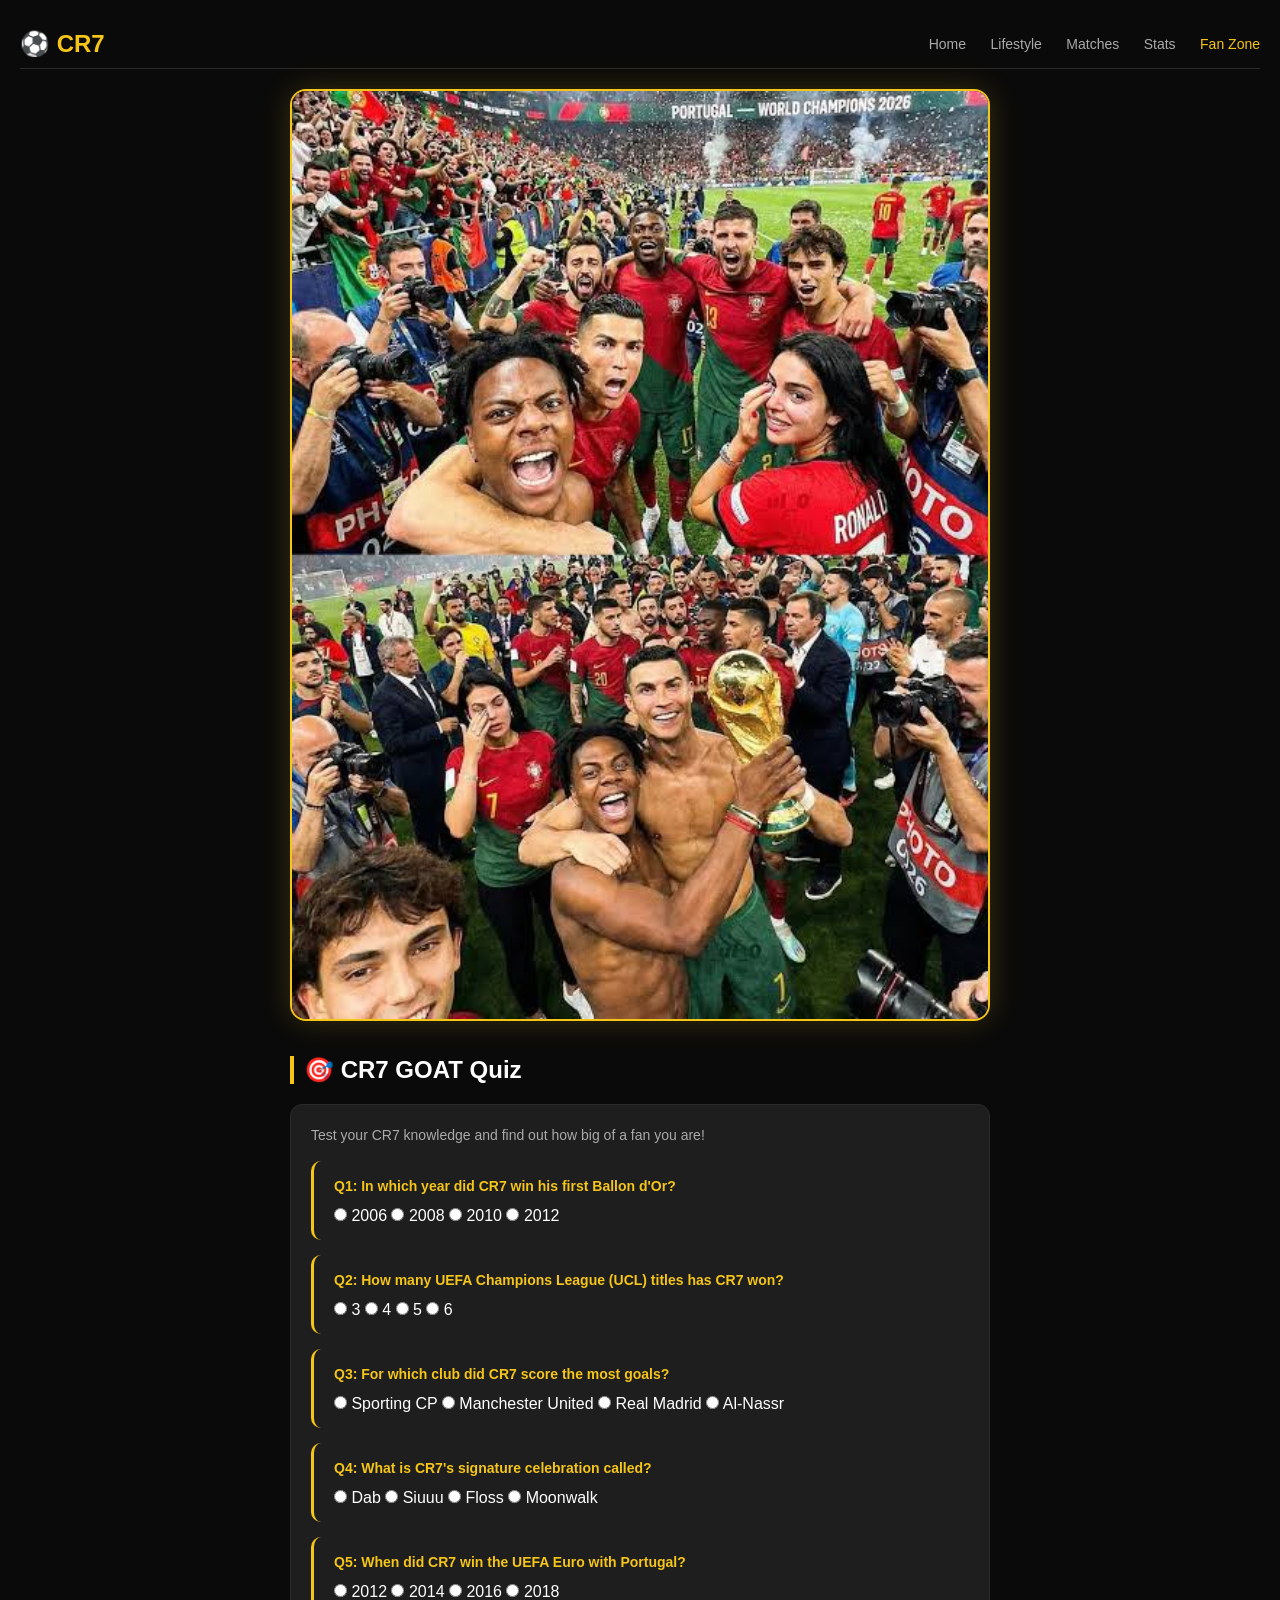
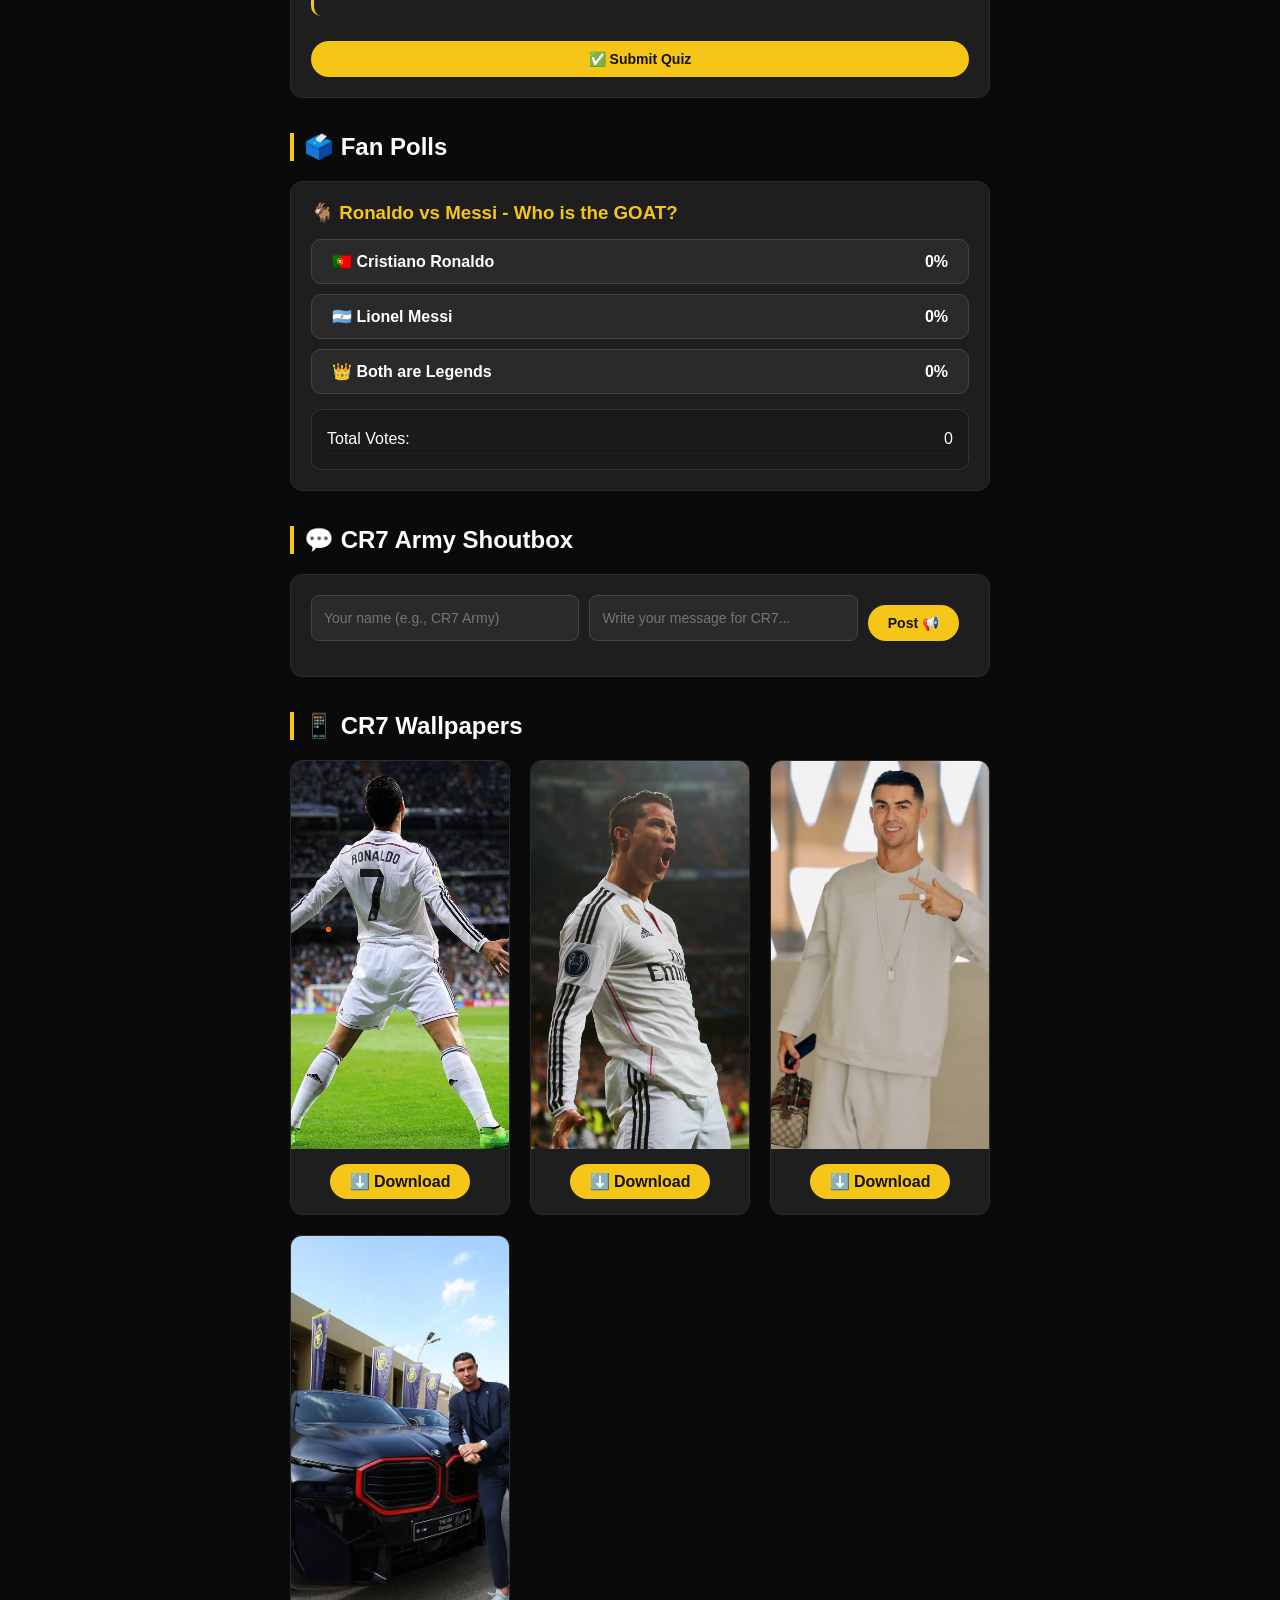
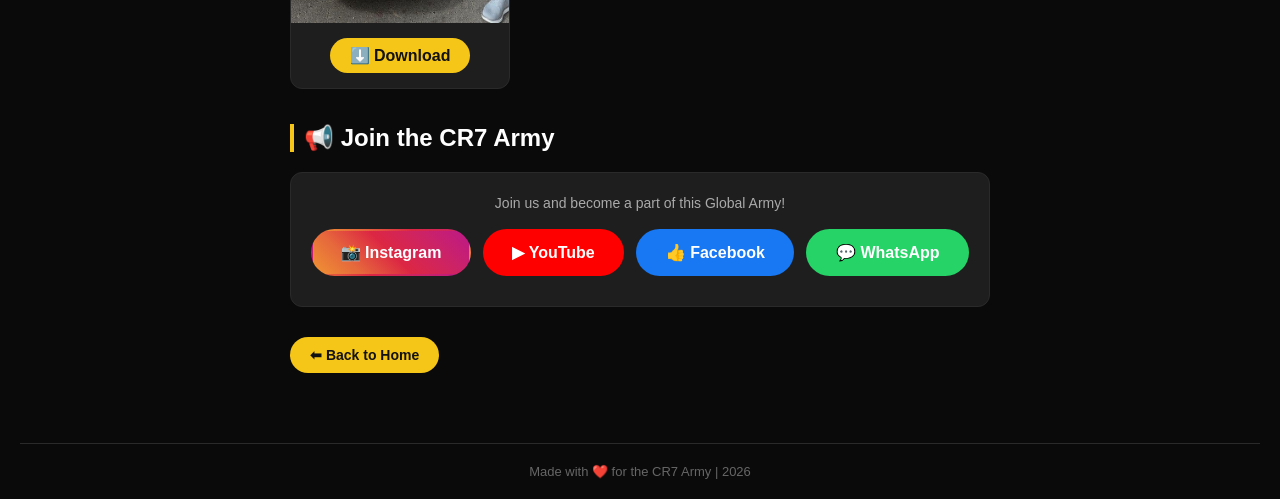
<file: fanzone.html>
<!DOCTYPE html>
<html lang="en">
<head>
  <meta charset="UTF-8" />
  <meta name="viewport" content="width=device-width, initial-scale=1.0" />
  <title>Fan Zone - CR7 Universe</title>
  <link rel="stylesheet" href="style.css" />
  <style>
    /* ---------- GLOBAL PAGE STYLING ---------- */
    .fan-hero-img {
      width: 100%;
      height: auto;
      border-radius: 16px;
      border: 2px solid #f5c518;
      margin-bottom: 25px;
      box-shadow: 0 0 30px rgba(245, 197, 24, 0.2);
      display: block;
      background: #111;
    }

    .section-title {
      margin: 35px 0 20px 0;
      border-left: 4px solid #f5c518;
      padding-left: 10px;
    }

    .back-home-btn {
      text-decoration: none;
      display: inline-block;
      margin: 30px 0 20px 0;
    }

    /* ---------- 1. QUIZ STYLING ---------- */
    .quiz-question {
      background: #1e1e1e;
      padding: 15px 20px;
      border-radius: 10px;
      margin-bottom: 15px;
      border-left: 3px solid #f5c518;
    }
    .quiz-question p {
      font-weight: bold;
      color: #f5c518;
      margin-bottom: 10px;
    }
    .quiz-options label {
      display: block;
      background: #2a2a2a;
      padding: 8px 15px;
      border-radius: 8px;
      margin-bottom: 6px;
      cursor: pointer;
      transition: 0.2s;
      color: #ccc;
    }
    .quiz-options label:hover {
      background: #333;
      border-color: #f5c518;
    }
    .quiz-options input[type="radio"] {
      margin-right: 10px;
      accent-color: #f5c518;
    }
    .quiz-result {
      background: #1e1e1e;
      padding: 15px;
      border-radius: 10px;
      text-align: center;
      font-size: 18px;
      font-weight: bold;
      border: 2px solid #f5c518;
      margin-top: 15px;
      display: none;
    }
    .quiz-result .score-high { color: #4caf50; }
    .quiz-result .score-low { color: #ff5722; }

    /* ---------- 2. POLL STYLING ---------- */
    .poll-options {
      display: flex;
      flex-direction: column;
      gap: 10px;
      margin: 15px 0;
    }
    .poll-btn {
      background: #2a2a2a;
      border: 1px solid #444;
      color: #fff;
      padding: 12px 20px;
      border-radius: 10px;
      cursor: pointer;
      font-size: 16px;
      font-weight: bold;
      transition: 0.3s;
      display: flex;
      justify-content: space-between;
      align-items: center;
    }
    .poll-btn:hover {
      border-color: #f5c518;
      background: #333;
      transform: scale(1.02);
    }
    .poll-result-stats {
      margin-top: 15px;
      padding: 15px;
      background: #1a1a1a;
      border-radius: 10px;
      border: 1px solid #333;
    }
    .poll-stat-item {
      display: flex;
      justify-content: space-between;
      padding: 5px 0;
      border-bottom: 1px solid #222;
    }

    /* ---------- 3. BIG SHOUTBOX ---------- */
    .big-shoutbox .shoutbox-form {
      display: flex;
      gap: 10px;
      flex-wrap: wrap;
    }
    .big-shoutbox .shoutbox-form input {
      flex: 1;
      background: #2a2a2a;
      border: 1px solid #444;
      color: #fff;
      padding: 12px;
      border-radius: 8px;
      font-size: 14px;
      min-width: 140px;
    }
    .big-shoutbox .shoutbox-form input:focus {
      border-color: #f5c518;
      outline: none;
    }
    .big-shoutbox .shoutbox-messages {
      max-height: 350px;
      overflow-y: auto;
      margin-top: 15px;
    }
    .big-shoutbox .shout-msg {
      background: #1a1a1a;
      padding: 15px;
      border-radius: 10px;
      margin-bottom: 10px;
      border-left: 4px solid #f5c518;
    }
    .big-shoutbox .shout-msg strong {
      color: #f5c518;
      font-size: 16px;
    }
    .big-shoutbox .shout-msg span {
      color: #666;
      font-size: 12px;
      margin-left: 10px;
    }
    .big-shoutbox .shout-msg p {
      margin: 5px 0 0 0;
      color: #ddd;
      font-size: 15px;
    }

    /* ---------- 4. WALLPAPERS ---------- */
    .wallpaper-grid {
      display: grid;
      grid-template-columns: repeat(auto-fit, minmax(200px, 1fr));
      gap: 20px;
      margin: 20px 0;
    }
    .wallpaper-card {
      background: #1e1e1e;
      border-radius: 12px;
      overflow: hidden;
      border: 1px solid #2a2a2a;
      transition: 0.3s;
    }
    .wallpaper-card:hover {
      border-color: #f5c518;
      transform: translateY(-5px);
    }
    .wallpaper-card img {
      width: 100%;
      height: auto;
      aspect-ratio: 9/16;
      object-fit: cover;
      display: block;
      background: #111;
    }
    .wallpaper-card .card-body {
      padding: 15px;
      text-align: center;
    }
    .wallpaper-card .download-btn {
      background: #f5c518;
      color: #121212;
      border: none;
      padding: 8px 20px;
      border-radius: 20px;
      font-weight: bold;
      cursor: pointer;
      text-decoration: none;
      display: inline-block;
      transition: 0.3s;
    }
    .wallpaper-card .download-btn:hover {
      background: #ffd700;
      transform: scale(1.05);
    }

    /* ---------- 5. SOCIAL ARMY (UPDATED WITH YOUR LINKS) ---------- */
    .army-buttons {
      display: flex;
      flex-wrap: wrap;
      gap: 12px;
      margin: 15px 0 10px 0;
      justify-content: center;
    }
    .army-btn {
      padding: 12px 25px;
      border-radius: 30px;
      text-decoration: none;
      font-weight: bold;
      color: #fff;
      display: inline-flex;
      align-items: center;
      gap: 8px;
      transition: 0.3s;
      border: 2px solid transparent;
      flex: 1 1 auto;
      justify-content: center;
      min-width: 140px;
    }
    .army-btn.ig {
      background: linear-gradient(45deg, #f09433, #e6683c, #dc2743, #cc2366, #bc1888);
    }
    .army-btn.yt {
      background: #ff0000;
    }
    .army-btn.wa {
      background: #25d366;
    }
    .army-btn.fb {
      background: #1877f2;
    }
    .army-btn:hover {
      transform: scale(1.05);
      box-shadow: 0 0 20px rgba(245, 197, 24, 0.3);
      border-color: #f5c518;
    }

    @media (max-width: 600px) {
      .wallpaper-grid {
        grid-template-columns: repeat(2, 1fr);
      }
      .army-btn {
        flex: 1 1 100%;
      }
    }
  </style>
</head>
<body>

  <nav class="navbar">
    <div class="logo">⚽ CR7</div>
    <div class="nav-links">
      <a href="index.html">Home</a>
      <a href="lifestyle.html">Lifestyle</a>
      <a href="matches.html">Matches</a>
      <a href="stats.html">Stats</a>
      <a href="fanzone.html" style="color:#f5c518;">Fan Zone</a>
    </div>
  </nav>

  <div class="container">

    <!-- ===== TOP BANNER: PORTUGAL WORLD CHAMPIONS 2026 ===== -->
    <img class="fan-hero-img" src="images/portugal-champions.jpg" alt="Portugal World Champions 2026 - CR7" />

    <!-- ============================================================ -->
    <!-- 1. 🎯 CR7 GOAT QUIZ -->
    <!-- ============================================================ -->
    <h2 class="section-title">🎯 CR7 GOAT Quiz</h2>
    <div class="duo-card" id="quizContainer">
      <p style="color:#aaa; margin-bottom:15px;">Test your CR7 knowledge and find out how big of a fan you are!</p>
      <div id="quizQuestions"></div>
      <button id="submitQuizBtn" class="attend-btn" style="width:100%; margin-top:10px;">✅ Submit Quiz</button>
      <div id="quizResult" class="quiz-result"></div>
    </div>

    <!-- ============================================================ -->
    <!-- 2. 🗳️ FAN POLLS -->
    <!-- ============================================================ -->
    <h2 class="section-title">🗳️ Fan Polls</h2>
    <div class="duo-card">
      <h3>🐐 Ronaldo vs Messi - Who is the GOAT?</h3>
      <div class="poll-options" id="pollContainer">
        <button class="poll-btn" data-vote="ronaldo">🇵🇹 Cristiano Ronaldo <span id="pollRonaldo">0%</span></button>
        <button class="poll-btn" data-vote="messi">🇦🇷 Lionel Messi <span id="pollMessi">0%</span></button>
        <button class="poll-btn" data-vote="both">👑 Both are Legends <span id="pollBoth">0%</span></button>
      </div>
      <div class="poll-result-stats" id="pollStats">
        <div class="poll-stat-item"><span>Total Votes:</span> <span id="totalVotes">0</span></div>
      </div>
    </div>

    <!-- ============================================================ -->
    <!-- 3. 💬 DEDICATED BIG SHOUTBOX -->
    <!-- ============================================================ -->
    <h2 class="section-title">💬 CR7 Army Shoutbox</h2>
    <div class="duo-card big-shoutbox">
      <div class="shoutbox-form">
        <input type="text" id="fanShoutName" placeholder="Your name (e.g., CR7 Army)" />
        <input type="text" id="fanShoutMsg" placeholder="Write your message for CR7..." />
        <button id="fanShoutBtn" class="attend-btn">Post 📢</button>
      </div>
      <div id="fanShoutMessages" class="shoutbox-messages"></div>
    </div>

    <!-- ============================================================ -->
    <!-- 4. 📱 CR7 WALLPAPERS (DOWNLOAD) -->
    <!-- ============================================================ -->
    <h2 class="section-title">📱 CR7 Wallpapers</h2>
    <div class="wallpaper-grid">
      <div class="wallpaper-card">
        <img src="images/Ronaldo-hero.jpg" alt="CR7 Wallpaper 1" />
        <div class="card-body">
          <a href="images/Ronaldo-hero.jpg" download="CR7_Wallpaper_1.jpg" class="download-btn">⬇️ Download</a>
        </div>
      </div>
      <div class="wallpaper-card">
        <img src="images/Ronaldo-hero2.jpg" alt="CR7 Wallpaper 2" />
        <div class="card-body">
          <a href="images/Ronaldo-hero2.jpg" download="CR7_Wallpaper_2.jpg" class="download-btn">⬇️ Download</a>
        </div>
      </div>
      <div class="wallpaper-card">
        <img src="images/Ronaldo-fashion.jpg" alt="CR7 Wallpaper 3" />
        <div class="card-body">
          <a href="images/Ronaldo-fashion.jpg" download="CR7_Wallpaper_3.jpg" class="download-btn">⬇️ Download</a>
        </div>
      </div>
      <div class="wallpaper-card">
        <img src="images/Ronaldo-BMW.jpg" alt="CR7 Wallpaper 4" />
        <div class="card-body">
          <a href="images/Ronaldo-BMW.jpg" download="CR7_Wallpaper_4.jpg" class="download-btn">⬇️ Download</a>
        </div>
      </div>
    </div>

    <!-- ============================================================ -->
    <!-- 5. 📢 JOIN THE CR7 ARMY (SOCIAL - YOUR LINKS ADDED) -->
    <!-- ============================================================ -->
    <h2 class="section-title">📢 Join the CR7 Army</h2>
    <div class="duo-card" style="text-align:center;">
      <p style="color:#aaa; margin-bottom:15px;">Join us and become a part of this Global Army!</p>
      <div class="army-buttons">
        <!-- ✅ Instagram - Your Link -->
        <a href="https://www.instagram.com/cr7_universe_official?igsi=YzBobXZnNXFqOWRi" target="_blank" class="army-btn ig">📸 Instagram</a>
        <!-- YouTube -->
        <a href="https://www.youtube.com/@cristiano" target="_blank" class="army-btn yt">▶ YouTube</a>
        <!-- ✅ Facebook - Your Link -->
        <a href="https://www.facebook.com/profile.php?id=61593741625459&mibextid=ZbWKwL" target="_blank" class="army-btn fb">👍 Facebook</a>
        <!-- ✅ WhatsApp - Your Link -->
        <a href="https://chat.whatsapp.com/Dbnbct4czF7AbxkDWRM0lh" target="_blank" class="army-btn wa">💬 WhatsApp</a>
      </div>
    </div>

    <a href="index.html" class="back-home-btn attend-btn">⬅ Back to Home</a>
  </div>

  <div class="footer">Made with ❤️ for the CR7 Army | 2026</div>
  <button id="scrollTopBtn" class="scroll-top-btn" onclick="scrollToTop()">⬆ Top</button>

  <script>
    // ================================================================
    // 🚀 QUIZ
    // ================================================================
    const quizData = [
      {
        question: "In which year did CR7 win his first Ballon d'Or?",
        options: ["2006", "2008", "2010", "2012"],
        correct: 1
      },
      {
        question: "How many UEFA Champions League (UCL) titles has CR7 won?",
        options: ["3", "4", "5", "6"],
        correct: 2
      },
      {
        question: "For which club did CR7 score the most goals?",
        options: ["Sporting CP", "Manchester United", "Real Madrid", "Al-Nassr"],
        correct: 2
      },
      {
        question: "What is CR7's signature celebration called?",
        options: ["Dab", "Siuuu", "Floss", "Moonwalk"],
        correct: 1
      },
      {
        question: "When did CR7 win the UEFA Euro with Portugal?",
        options: ["2012", "2014", "2016", "2018"],
        correct: 2
      }
    ];

    function renderQuiz() {
      const container = document.getElementById('quizQuestions');
      container.innerHTML = '';
      quizData.forEach((q, index) => {
        const div = document.createElement('div');
        div.className = 'quiz-question';
        div.innerHTML = `<p>Q${index + 1}: ${q.question}</p><div class="quiz-options">`;
        q.options.forEach((opt, optIdx) => {
          div.innerHTML += `
            <label>
              <input type="radio" name="q${index}" value="${optIdx}" />
              ${opt}
            </label>
          `;
        });
        div.innerHTML += `</div>`;
        container.appendChild(div);
      });
    }
    renderQuiz();

    document.getElementById('submitQuizBtn').addEventListener('click', function() {
      let score = 0;
      let allAnswered = true;
      quizData.forEach((q, index) => {
        const selected = document.querySelector(`input[name="q${index}"]:checked`);
        if (selected) {
          if (parseInt(selected.value) === q.correct) score++;
        } else {
          allAnswered = false;
        }
      });

      const resultDiv = document.getElementById('quizResult');
      resultDiv.style.display = 'block';
      if (!allAnswered) {
        resultDiv.innerHTML = `<span style="color:#ff5722;">⚠️ Please answer all questions!</span>`;
        return;
      }

      let msg = '';
      if (score === 5) msg = '🏆 Perfect! You are the ULTIMATE GOAT fan! 🐐';
      else if (score >= 4) msg = '🔥 Amazing! You are a True CR7 Legend!';
      else if (score >= 3) msg = '👍 Good! But read more about the GOAT!';
      else msg = '😅 Oops! Go watch some CR7 highlights and come back!';

      resultDiv.innerHTML = `<div><span class="${score >= 4 ? 'score-high' : 'score-low'}">${score}/${quizData.length}</span><br>${msg}</div>`;
    });

    // ================================================================
    // 🚀 POLLS
    // ================================================================
    let pollData = JSON.parse(localStorage.getItem('cr7GoatPoll')) || { ronaldo: 0, messi: 0, both: 0 };

    function updatePollUI() {
      const total = pollData.ronaldo + pollData.messi + pollData.both;
      document.getElementById('totalVotes').textContent = total;

      const getPercent = (val) => total === 0 ? 0 : Math.round((val / total) * 100);
      document.getElementById('pollRonaldo').textContent = getPercent(pollData.ronaldo) + '%';
      document.getElementById('pollMessi').textContent = getPercent(pollData.messi) + '%';
      document.getElementById('pollBoth').textContent = getPercent(pollData.both) + '%';
      localStorage.setItem('cr7GoatPoll', JSON.stringify(pollData));
    }

    document.querySelectorAll('.poll-btn').forEach(btn => {
      btn.addEventListener('click', function() {
        const vote = this.dataset.vote;
        if (pollData[vote] !== undefined) {
          pollData[vote]++;
          updatePollUI();
          document.querySelectorAll('.poll-btn').forEach(b => b.disabled = true);
          this.style.borderColor = '#f5c518';
          this.style.background = '#2a2a2a';
        }
      });
    });
    updatePollUI();

    // ================================================================
    // 🚀 SHOUTBOX
    // ================================================================
    const shoutName = document.getElementById('fanShoutName');
    const shoutMsg = document.getElementById('fanShoutMsg');
    const shoutBtn = document.getElementById('fanShoutBtn');
    const shoutContainer = document.getElementById('fanShoutMessages');

    let fanMessages = JSON.parse(localStorage.getItem('cr7FanShoutbox')) || [];

    function renderFanShouts() {
      shoutContainer.innerHTML = '';
      fanMessages.forEach(msg => {
        const div = document.createElement('div');
        div.className = 'shout-msg';
        div.innerHTML = `<strong>${msg.name}</strong> <span>(${msg.time})</span><p>${msg.text}</p>`;
        shoutContainer.appendChild(div);
      });
      shoutContainer.scrollTop = shoutContainer.scrollHeight;
    }
    renderFanShouts();

    function postFanShout() {
      const name = shoutName.value.trim() || 'CR7 Army';
      const text = shoutMsg.value.trim();
      if (!text) return;
      const time = new Date().toLocaleTimeString();
      fanMessages.push({ name, text, time });
      localStorage.setItem('cr7FanShoutbox', JSON.stringify(fanMessages));
      shoutName.value = '';
      shoutMsg.value = '';
      renderFanShouts();
    }

    shoutBtn.addEventListener('click', postFanShout);
    shoutMsg.addEventListener('keypress', (e) => { if (e.key === 'Enter') postFanShout(); });
    shoutName.addEventListener('keypress', (e) => { if (e.key === 'Enter') postFanShout(); });

    // ================================================================
    // 🚀 SCROLL TO TOP
    // ================================================================
    const scrollBtn = document.getElementById('scrollTopBtn');
    window.onscroll = function() {
      if (document.body.scrollTop > 300 || document.documentElement.scrollTop > 300) {
        scrollBtn.style.display = "block";
      } else {
        scrollBtn.style.display = "none";
      }
    };
    function scrollToTop() {
      window.scrollTo({ top: 0, behavior: 'smooth' });
    }

    console.log('✅ CR7 Fan Zone - All Features Loaded Successfully!');
  </script>
</body>
</html>
</file>
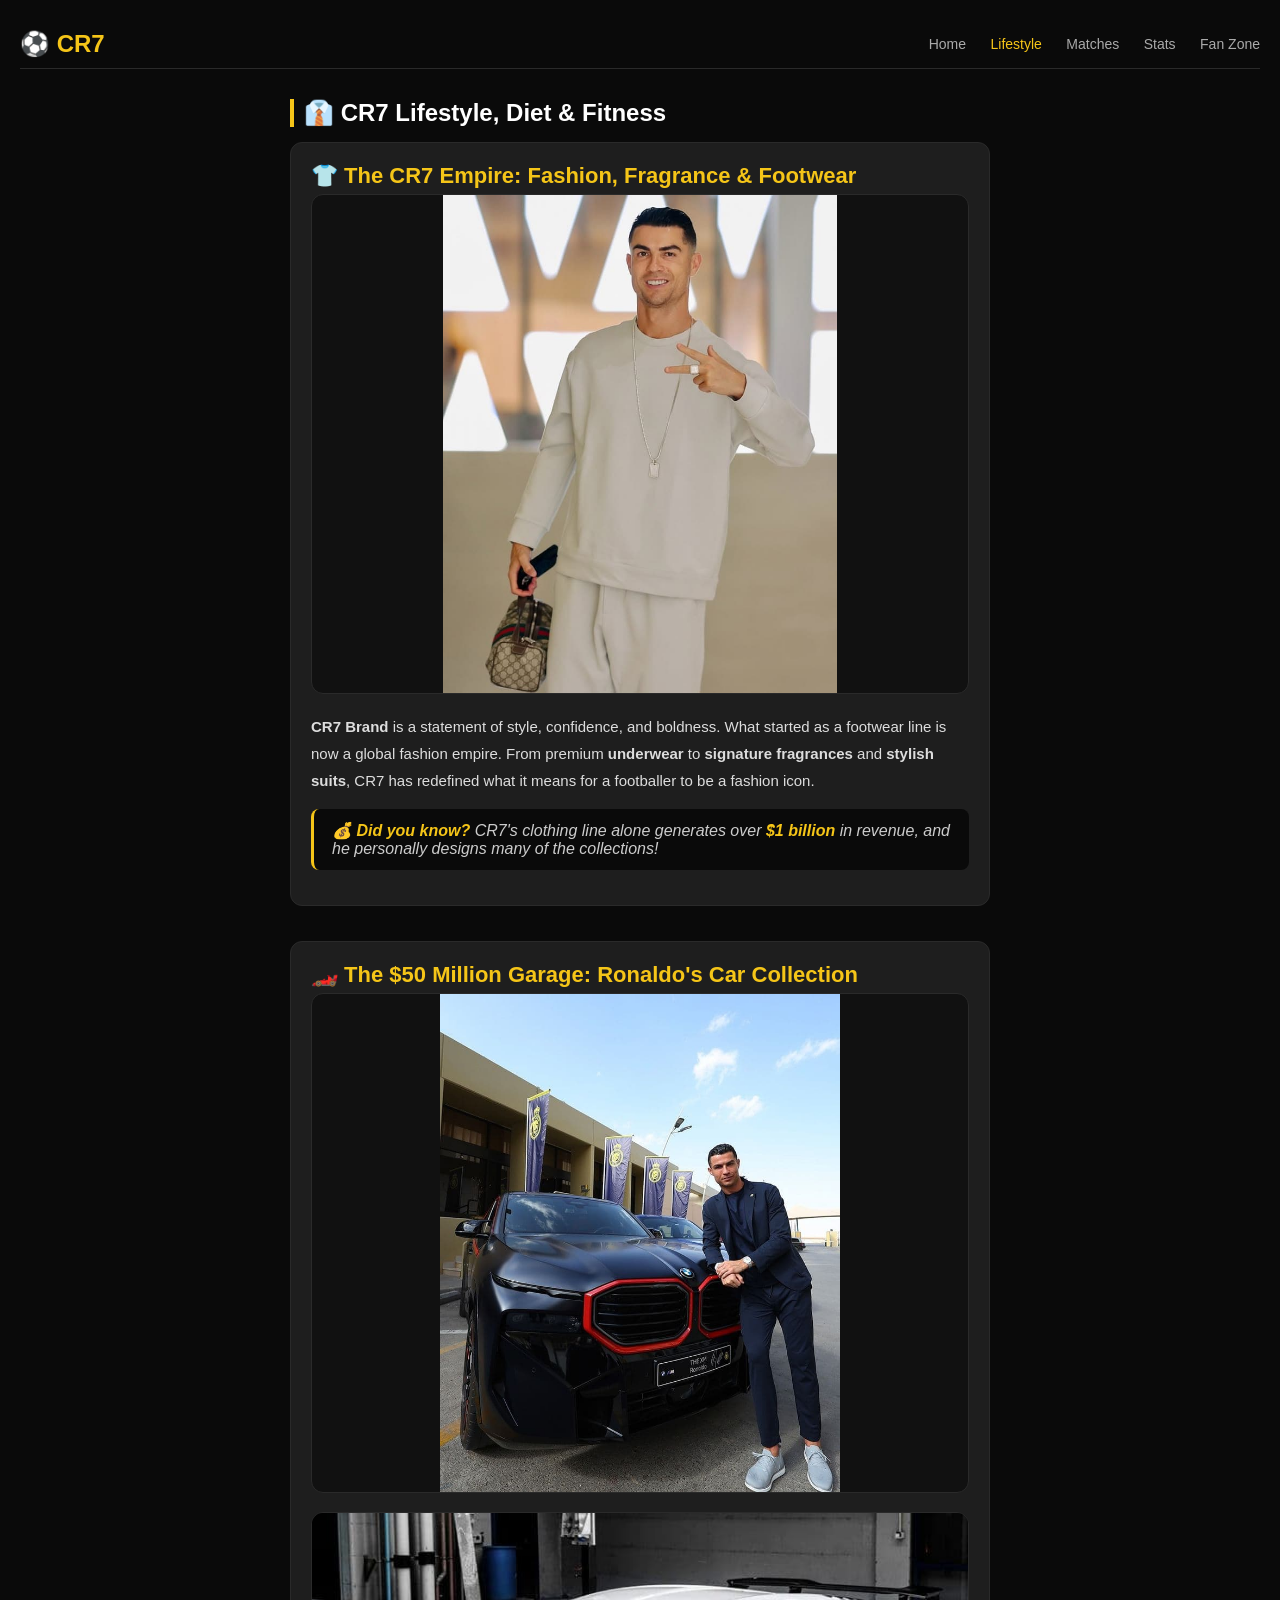
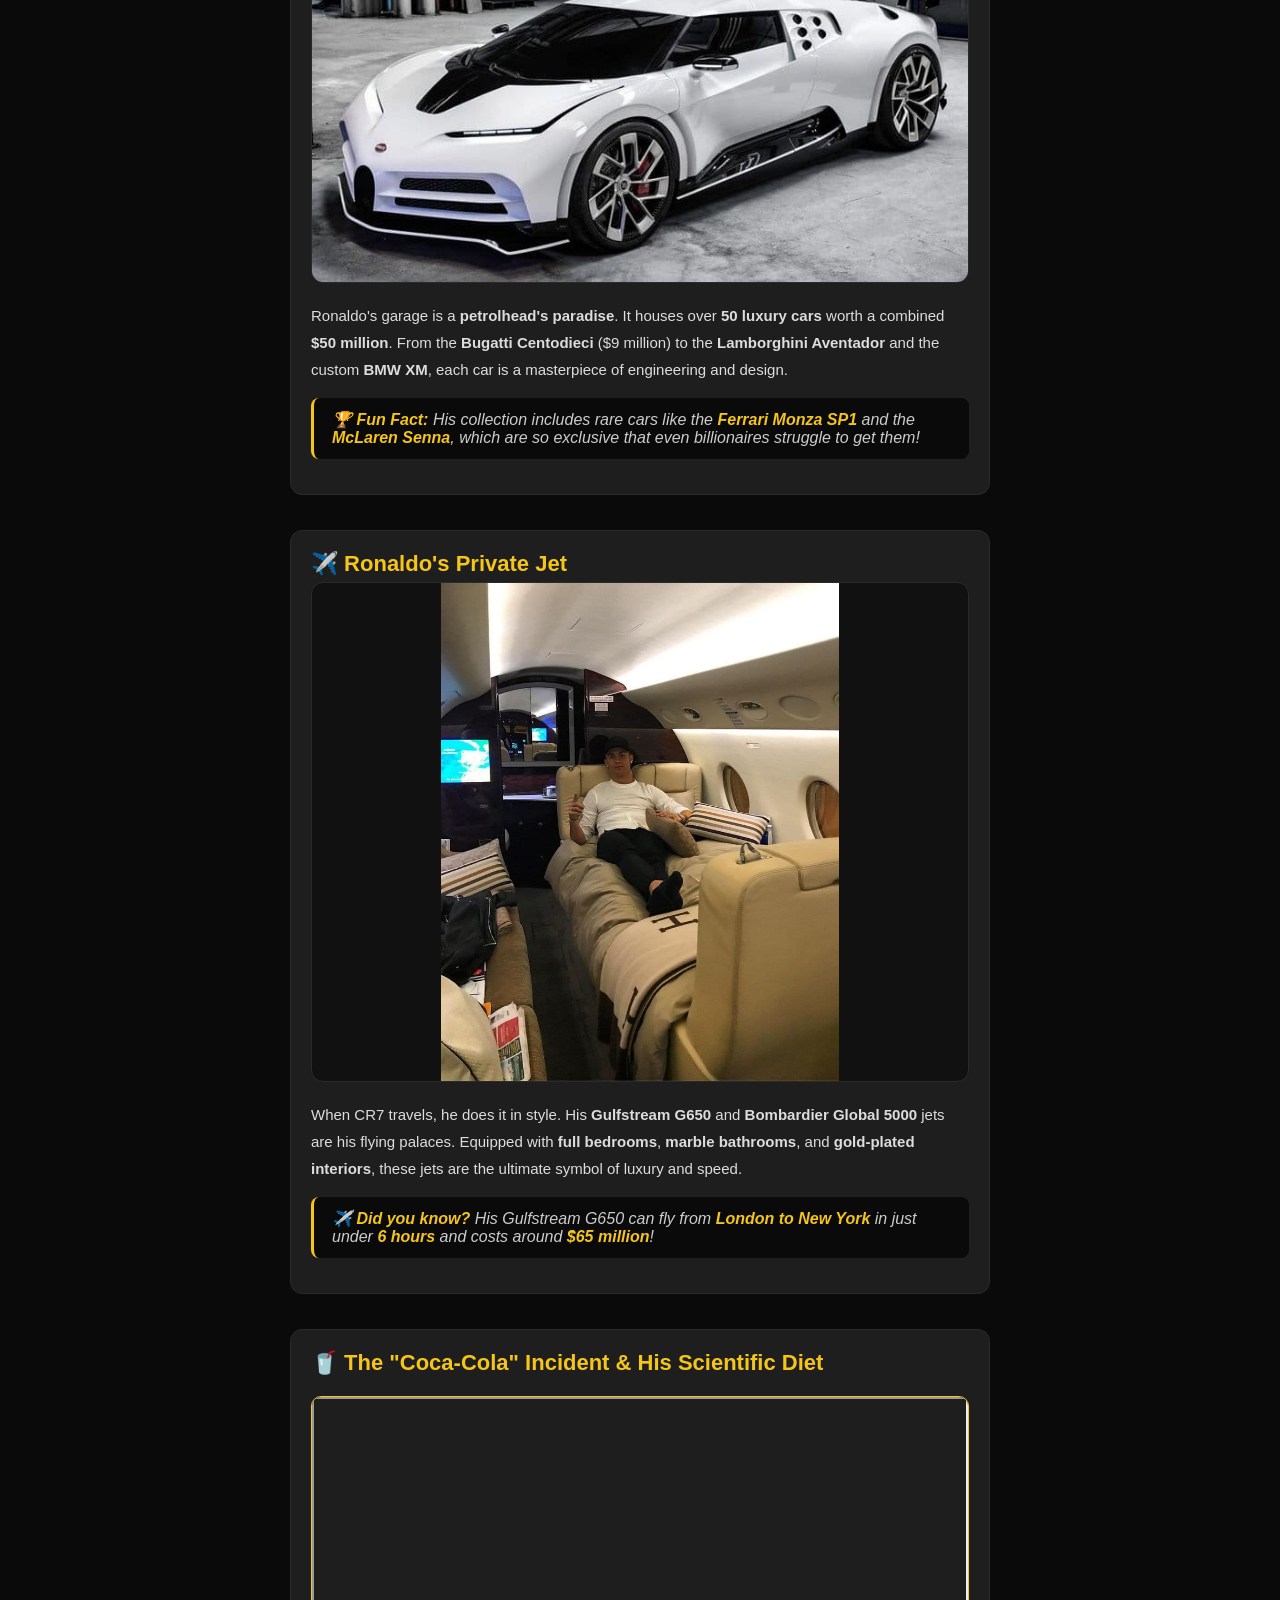
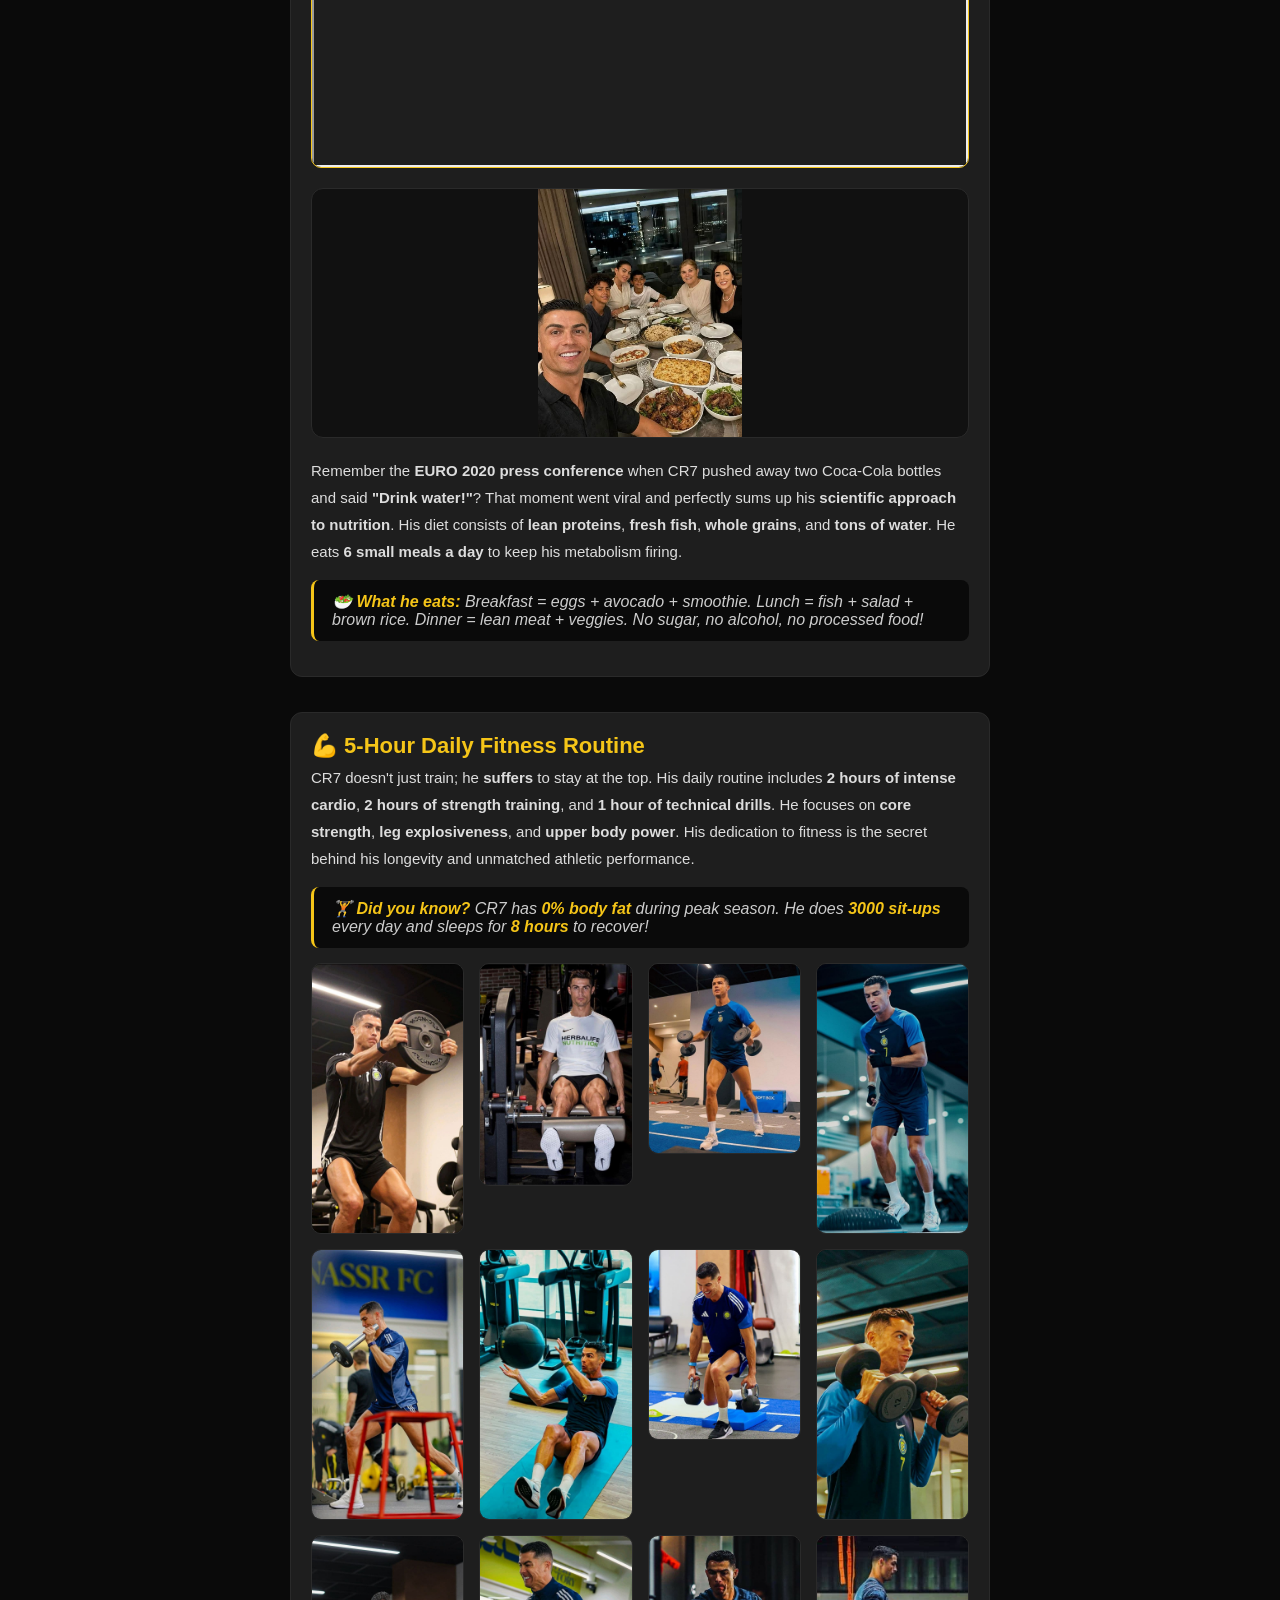
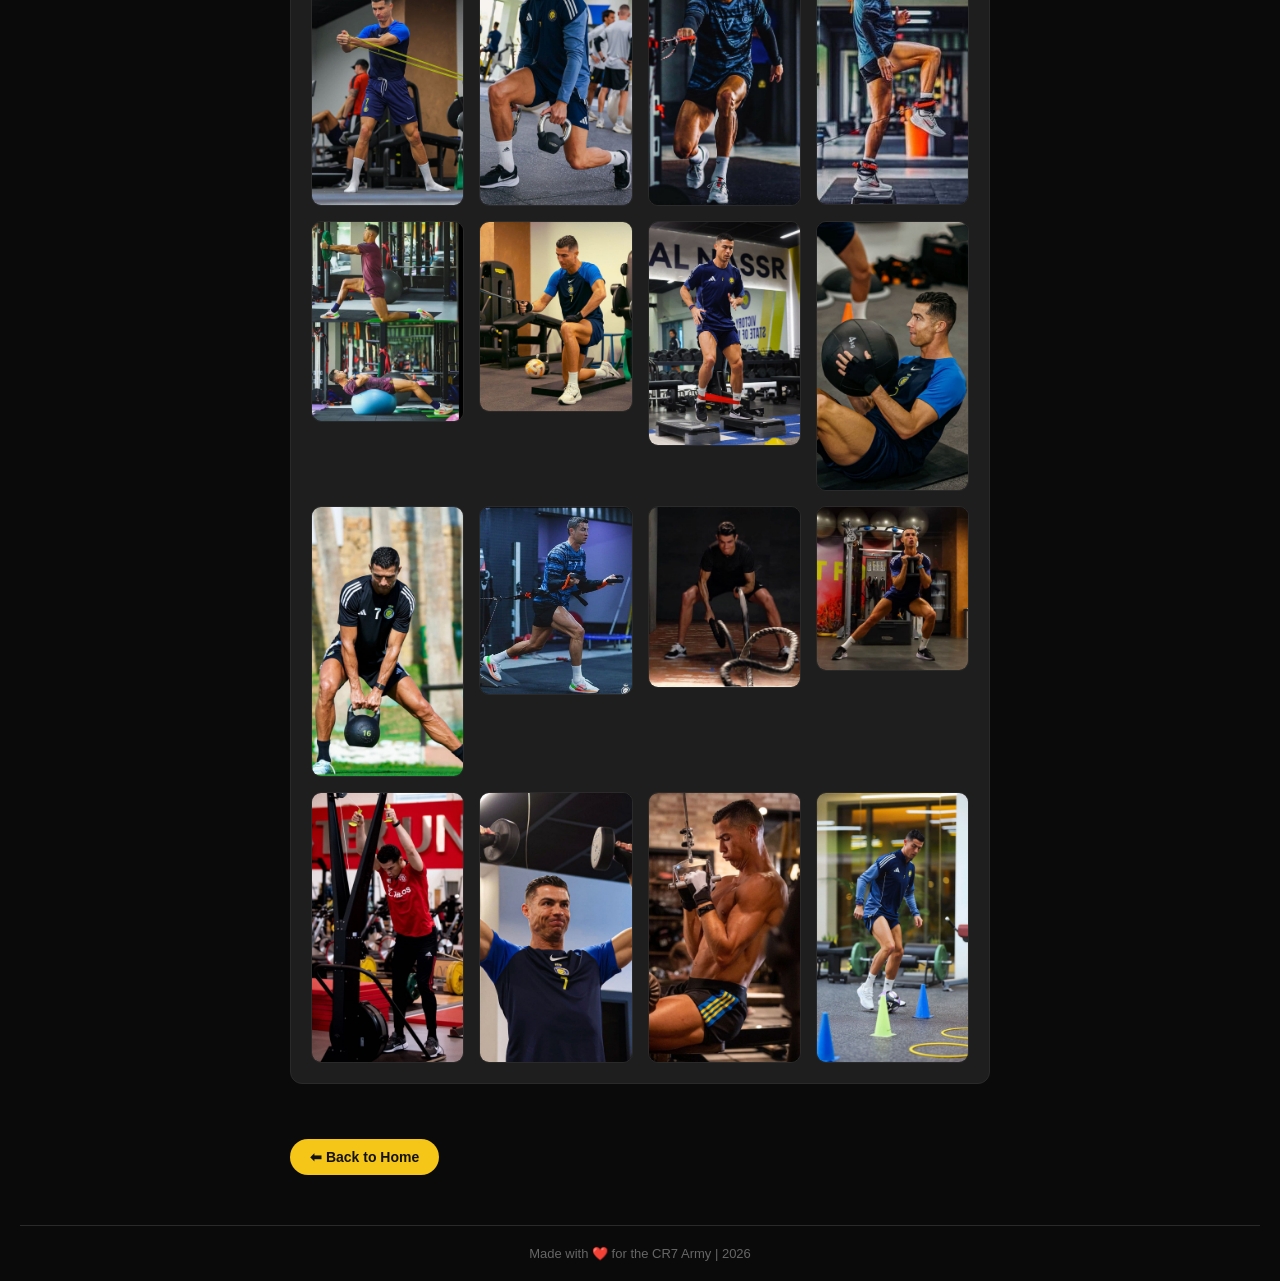
<file: lifestyle.html>
<!DOCTYPE html>
<html lang="en">
<head>
  <meta charset="UTF-8">
  <meta name="viewport" content="width=device-width, initial-scale=1.0">
  <title>Lifestyle - CR7 Universe</title>
  <link rel="stylesheet" href="style.css">
  <style>
    .lifestyle-card {
      margin-bottom: 35px;
      background: #1e1e1e;
      border-radius: 12px;
      padding: 20px;
      border: 1px solid #2a2a2a;
      transition: 0.3s;
    }
    .lifestyle-card:hover {
      border-color: #f5c518;
    }
    .lifestyle-card h3 {
      color: #f5c518;
      margin-bottom: 5px;
      font-size: 22px;
    }
    .lifestyle-card p {
      color: #ddd;
      line-height: 1.8;
      font-size: 15px;
      margin-bottom: 15px;
    }
    .lifestyle-img {
      width: 100%;
      height: auto;
      max-height: 500px;
      object-fit: contain;
      border-radius: 12px;
      margin-bottom: 15px;
      border: 1px solid #2a2a2a;
      background: #111;
    }
    .fact-box {
      background: #0a0a0a;
      border-left: 3px solid #f5c518;
      padding: 12px 18px;
      border-radius: 8px;
      margin: 15px 0;
      color: #ccc;
      font-style: italic;
    }
    .fact-box strong {
      color: #f5c518;
    }
    .workout-gallery {
      display: grid;
      grid-template-columns: repeat(auto-fit, minmax(150px, 1fr));
      gap: 15px;
      margin-top: 15px;
    }
    .workout-gallery img {
      width: 100%;
      height: auto;
      min-height: 150px;
      max-height: 300px;
      object-fit: contain;
      border-radius: 10px;
      border: 1px solid #2a2a2a;
      transition: transform 0.3s ease;
      background: #111;
    }
    .workout-gallery img:hover {
      transform: scale(1.05);
      border-color: #f5c518;
    }
    .video-wrapper {
      position: relative;
      padding-bottom: 56.25%;
      height: 0;
      overflow: hidden;
      border-radius: 10px;
      margin: 20px 0;
      border: 1px solid #f5c518;
    }
    .video-wrapper iframe {
      position: absolute;
      top: 0;
      left: 0;
      width: 100%;
      height: 100%;
    }
    .back-home-btn {
      text-decoration: none;
      display: inline-block;
      margin-top: 20px;
    }
    @media (max-width: 600px) {
      .lifestyle-card h3 { font-size: 18px; }
    }
  </style>
</head>
<body>
  <nav class="navbar">
    <div class="logo">⚽ CR7</div>
    <div class="nav-links">
      <a href="index.html">Home</a>
      <a href="lifestyle.html" style="color:#f5c518;">Lifestyle</a>
      <a href="matches.html">Matches</a>
      <a href="stats.html">Stats</a>
      <a href="fanzone.html">Fan Zone</a>
    </div>
  </nav>

  <div class="container">
    <h2 class="section-title">👔 CR7 Lifestyle, Diet & Fitness</h2>

    <!-- ============================================================ -->
    <!-- 1. FASHION SECTION (With Content) -->
    <!-- ============================================================ -->
    <div class="lifestyle-card">
      <h3>👕 The CR7 Empire: Fashion, Fragrance & Footwear</h3>
      <img class="lifestyle-img" src="images/Ronaldo-fashion.jpg" alt="CR7 Style and Fashion">
      <p><strong>CR7 Brand</strong> is a statement of style, confidence, and boldness. What started as a footwear line is now a global fashion empire. From premium <strong>underwear</strong> to <strong>signature fragrances</strong> and <strong>stylish suits</strong>, CR7 has redefined what it means for a footballer to be a fashion icon.</p>
      <div class="fact-box">
        💰 <strong>Did you know?</strong> CR7's clothing line alone generates over <strong>$1 billion</strong> in revenue, and he personally designs many of the collections!
      </div>
    </div>

    <!-- ============================================================ -->
    <!-- 2. CAR COLLECTION (With Content) -->
    <!-- ============================================================ -->
    <div class="lifestyle-card">
      <h3>🏎️ The $50 Million Garage: Ronaldo's Car Collection</h3>
      <img class="lifestyle-img" src="images/Ronaldo-BMW.jpg" alt="Ronaldo BMW XM">
      <img class="lifestyle-img" src="images/Ronaldo-bugatti.jpg" alt="Ronaldo Bugatti">
      <p>Ronaldo's garage is a <strong>petrolhead's paradise</strong>. It houses over <strong>50 luxury cars</strong> worth a combined <strong>$50 million</strong>. From the <strong>Bugatti Centodieci</strong> ($9 million) to the <strong>Lamborghini Aventador</strong> and the custom <strong>BMW XM</strong>, each car is a masterpiece of engineering and design.</p>
      <div class="fact-box">
        🏆 <strong>Fun Fact:</strong> His collection includes rare cars like the <strong>Ferrari Monza SP1</strong> and the <strong>McLaren Senna</strong>, which are so exclusive that even billionaires struggle to get them!
      </div>
    </div>

    <!-- ============================================================ -->
    <!-- 3. PRIVATE JET (With Content) -->
    <!-- ============================================================ -->
    <div class="lifestyle-card">
      <h3>✈️ Ronaldo's Private Jet</h3>
      <img class="lifestyle-img" src="images/Ronaldo-jet-in.jpg" alt="Inside Ronaldo Private Jet">
      <p>When CR7 travels, he does it in style. His <strong>Gulfstream G650</strong> and <strong>Bombardier Global 5000</strong> jets are his flying palaces. Equipped with <strong>full bedrooms</strong>, <strong>marble bathrooms</strong>, and <strong>gold-plated interiors</strong>, these jets are the ultimate symbol of luxury and speed.</p>
      <div class="fact-box">
        ✈️ <strong>Did you know?</strong> His Gulfstream G650 can fly from <strong>London to New York</strong> in just under <strong>6 hours</strong> and costs around <strong>$65 million</strong>!
      </div>
    </div>

    <!-- ============================================================ -->
    <!-- 4. DIET & COCA-COLA INCIDENT (With Content) -->
    <!-- ============================================================ -->
    <div class="lifestyle-card">
      <h3>🥤 The "Coca-Cola" Incident & His Scientific Diet</h3>
      <div class="video-wrapper">
        <iframe src="https://www.youtube.com/embed/_nw7FOgOgtA" allowfullscreen></iframe>
      </div>
      <img class="lifestyle-img" style="max-height: 250px;" src="images/Ronaldo-healthy-dinner.jpg" alt="CR7 Family Dinner">
      <p>Remember the <strong>EURO 2020 press conference</strong> when CR7 pushed away two Coca-Cola bottles and said <strong>"Drink water!"</strong>? That moment went viral and perfectly sums up his <strong>scientific approach to nutrition</strong>. His diet consists of <strong>lean proteins</strong>, <strong>fresh fish</strong>, <strong>whole grains</strong>, and <strong>tons of water</strong>. He eats <strong>6 small meals a day</strong> to keep his metabolism firing.</p>
      <div class="fact-box">
        🥗 <strong>What he eats:</strong> Breakfast = eggs + avocado + smoothie. Lunch = fish + salad + brown rice. Dinner = lean meat + veggies. No sugar, no alcohol, no processed food!
      </div>
    </div>

    <!-- ============================================================ -->
    <!-- 5. GYM ROUTINE (With Content) -->
    <!-- ============================================================ -->
    <div class="lifestyle-card">
      <h3>💪 5-Hour Daily Fitness Routine</h3>
      <p>CR7 doesn't just train; he <strong>suffers</strong> to stay at the top. His daily routine includes <strong>2 hours of intense cardio</strong>, <strong>2 hours of strength training</strong>, and <strong>1 hour of technical drills</strong>. He focuses on <strong>core strength</strong>, <strong>leg explosiveness</strong>, and <strong>upper body power</strong>. His dedication to fitness is the secret behind his longevity and unmatched athletic performance.</p>
      <div class="fact-box">
        🏋️ <strong>Did you know?</strong> CR7 has <strong>0% body fat</strong> during peak season. He does <strong>3000 sit-ups</strong> every day and sleeps for <strong>8 hours</strong> to recover!
      </div>
      <div class="workout-gallery">
        <img src="images/gym1.jpg" alt="Gym"><img src="images/gym2.jpg" alt="Gym"><img src="images/gym3.jpg" alt="Gym"><img src="images/gym4.jpg" alt="Gym">
        <img src="images/gym5.jpg" alt="Gym"><img src="images/gym6.jpg" alt="Gym"><img src="images/gym7.jpg" alt="Gym"><img src="images/gym8.jpg" alt="Gym">
        <img src="images/gym9.jpg" alt="Gym"><img src="images/gym10.jpg" alt="Gym"><img src="images/gym11.jpg" alt="Gym"><img src="images/gym12.jpg" alt="Gym">
        <img src="images/gym13.jpg" alt="Gym"><img src="images/gym14.jpg" alt="Gym"><img src="images/gym15.jpg" alt="Gym"><img src="images/gym16.jpg" alt="Gym">
        <img src="images/gym17.jpg" alt="Gym"><img src="images/gym18.jpg" alt="Gym"><img src="images/gym19.jpg" alt="Gym"><img src="images/gym20.jpg" alt="Gym">
        <img src="images/gym21.jpg" alt="Gym"><img src="images/gym22.jpg" alt="Gym"><img src="images/gym23.jpg" alt="Gym"><img src="images/gym24.jpg" alt="Gym">
      </div>
    </div>

    <a href="index.html" class="back-home-btn attend-btn">⬅ Back to Home</a>
  </div>

  <div class="footer">Made with ❤️ for the CR7 Army | 2026</div>
  <button id="scrollTopBtn" class="scroll-top-btn" onclick="scrollToTop()">⬆ Top</button>
  <script src="script.js"></script>
</body>
</html>
</file>
<file: style.css>
html { scroll-behavior: smooth; }
* { margin: 0; padding: 0; box-sizing: border-box; font-family: Arial, sans-serif; }
body { background: #0a0a0a; color: #ffffff; padding: 20px; }

.navbar { display: flex; justify-content: space-between; align-items: center; padding: 10px 0; border-bottom: 1px solid #2a2a2a; margin-bottom: 20px; }
.logo { font-size: 24px; font-weight: bold; color: #f5c518; }
.nav-links a { color: #aaa; text-decoration: none; margin-left: 20px; font-size: 14px; transition: 0.3s; }
.nav-links a:hover { color: #f5c518; }

.hero { text-align: center; margin-bottom: 40px; padding: 50px 20px; border-radius: 20px; background-image: linear-gradient(rgba(0,0,0,0.7), rgba(0,0,0,0.7)), url('https://upload.wikimedia.org/wikipedia/commons/8/8f/Cristiano_Ronaldo_2014_%28cropped%29.jpg'); background-size: cover; background-position: center; }
.hero h1 { font-size: 40px; margin-bottom: 10px; line-height: 1.2; }
.hero p { color: #ddd; max-width: 600px; margin: 0 auto; }

.container { max-width: 700px; margin: 0 auto; }
.section-title { margin: 30px 0 15px 0; border-left: 4px solid #f5c518; padding-left: 10px; }

.fixtures-grid { display: flex; flex-direction: column; gap: 15px; margin-bottom: 10px; }
.duo-card { background: #1e1e1e; border-radius: 12px; padding: 20px; border: 1px solid #2a2a2a; }
.duo-card h3 { color: #f5c518; margin-bottom: 5px; }
.duo-card p { color: #ddd; line-height: 1.5; font-size: 14px; }

.clickable-card { cursor: pointer; transition: all 0.3s ease; }
.clickable-card:hover { transform: scale(1.02); border-color: #f5c518; }
.info-panel { background: #1e1e1e; border-radius: 12px; padding: 20px; margin-top: 10px; border: 1px solid #f5c518; animation: fadeIn 0.5s ease; }
.info-panel p { color: #ddd; line-height: 1.6; margin-bottom: 12px; }
@keyframes fadeIn { from { opacity: 0; transform: translateY(-10px); } to { opacity: 1; transform: translateY(0); } }

.past-match { border-left: 4px solid #f5c518; }
.status-tag { display: inline-block; background: #f5c518; color: #121212; padding: 4px 12px; border-radius: 20px; font-size: 12px; font-weight: bold; margin-top: 8px; }

.countdown-container { display: flex; justify-content: space-between; background: #1e1e1e; padding: 15px; border-radius: 12px; margin-bottom: 15px; border: 1px solid #2a2a2a; }
.countdown-box { text-align: center; flex: 1; }
.countdown-number { display: block; font-size: 24px; font-weight: 900; color: #f5c518; }
.countdown-label { font-size: 12px; color: #aaa; text-transform: uppercase; margin-top: 2px; }

.team-logos { display: flex; align-items: center; gap: 15px; margin-bottom: 10px; }
.team-logos img { width: 50px; height: 50px; object-fit: contain; background: #fff; border-radius: 50%; padding: 5px; }
.team-logos span { color: #f5c518; font-weight: bold; font-size: 18px; }

.ambassador-link { display: inline-block; margin-top: 5px; margin-right: 8px; color: #f5c518; border: 1px solid #f5c518; padding: 6px 16px; border-radius: 20px; text-decoration: none; font-weight: bold; font-size: 13px; transition: all 0.3s ease; }
.ambassador-link:hover { background: #f5c518; color: #121212; transform: scale(1.05); }

.attend-btn { background: #f5c518; color: #121212; border: none; padding: 10px 20px; border-radius: 20px; font-weight: bold; font-size: 14px; margin-top: 10px; margin-right: 10px; cursor: pointer; transition: 0.3s; }
.attend-btn:hover { transform: scale(1.05); background: #ffd700; }
.attend-btn:disabled { background: #444; color: #888; opacity: 0.6; cursor: not-allowed; }
.watch-btn { background: transparent; color: #f5c518; border: 2px solid #f5c518; padding: 8px 18px; border-radius: 20px; font-weight: bold; font-size: 14px; margin-top: 10px; cursor: pointer; transition: 0.3s; }
.watch-btn:hover { background: #f5c518; color: #000; }

.shoutbox-container { background: #1e1e1e; border-radius: 12px; padding: 20px; margin-bottom: 20px; border: 1px solid #2a2a2a; }
.shoutbox-form { display: flex; gap: 10px; flex-wrap: wrap; }
.shoutbox-form input { flex: 1; background: #2a2a2a; border: 1px solid #444; color: #fff; padding: 10px; border-radius: 8px; outline: none; font-size: 14px; min-width: 120px; }
.shoutbox-form input:focus { border-color: #f5c518; }
.shoutbox-messages { margin-top: 15px; max-height: 200px; overflow-y: auto; }
.shout-msg { background: #2a2a2a; padding: 12px; border-radius: 8px; margin-bottom: 10px; border-left: 3px solid #f5c518; }
.shout-msg strong { color: #f5c518; font-size: 15px; }
.shout-msg span { color: #888; font-size: 11px; margin-left: 8px; }
.shout-msg p { margin: 5px 0 0 0; color: #ddd; font-size: 14px; }

.footer { text-align: center; color: #666; font-size: 13px; margin-top: 50px; border-top: 1px solid #2a2a2a; padding-top: 20px; }
.scroll-top-btn { position: fixed; bottom: 20px; right: 20px; background: #f5c518; color: #121212; border: none; padding: 12px 18px; border-radius: 50px; font-weight: bold; font-size: 16px; cursor: pointer; display: none; box-shadow: 0 4px 12px rgba(245,197,24,0.5); transition: all 0.3s ease; z-index: 9999; }
.scroll-top-btn:hover { background: #ffd700; transform: scale(1.1); }

@media (max-width: 480px) { .hero h1 { font-size: 28px; } .nav-links a { margin-left: 10px; font-size: 12px; } .countdown-number { font-size: 18px; } }
@media (max-width: 600px) { .shoutbox-form { flex-direction: column; gap: 8px; } .shoutbox-form input { width: 100%; } .shoutbox-form button { width: 100%; margin-top: 5px; } }
</file>
